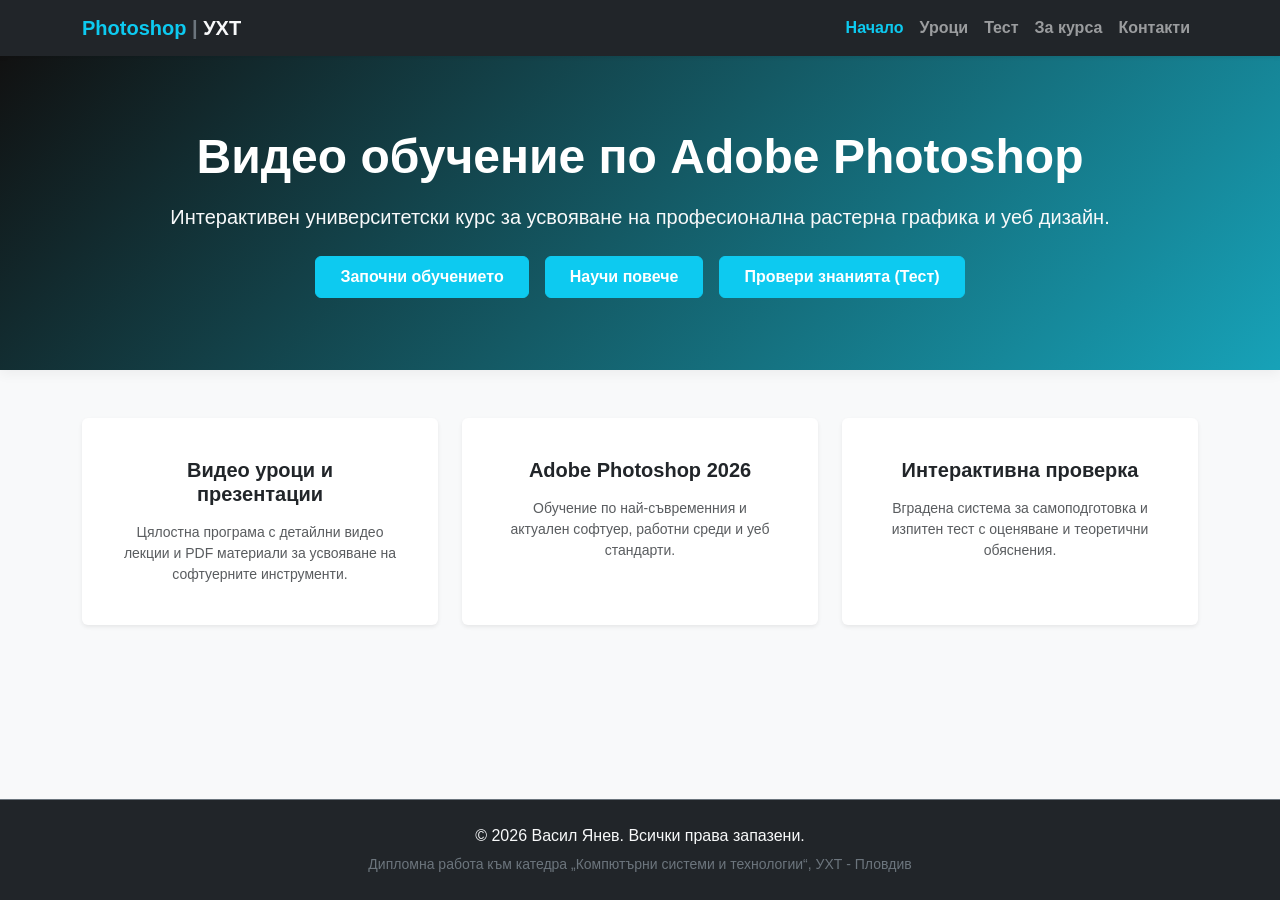
<file: index.html>
<!DOCTYPE html>
<html lang="bg">
<head>
    <meta charset="UTF-8">
    <meta name="viewport" content="width=device-width, initial-scale=1.0">
    <title>Видео обучение по Adobe Photoshop | УХТ</title>
    <link href="https://cdn.jsdelivr.net/npm/bootstrap@5.3.3/dist/css/bootstrap.min.css" rel="stylesheet">
    <link href="style.css" rel="stylesheet">
</head>
<body class="bg-light d-flex flex-column min-vh-100">

    <div id="navbar-placeholder"></div>

    <header class="text-white text-center py-5 custom-header" style="background: linear-gradient(135deg, #111 0%, #17a2b8 100%);">
        <div class="container py-4">
            <h1 class="display-5 fw-bold mb-3">Видео обучение по Adobe Photoshop</h1>
            <p class="lead text-light opacity-85 mb-4">Интерактивен университетски курс за усвояване на професионална растерна графика и уеб дизайн.</p>
            <div class="d-flex justify-content-center gap-3 flex-wrap">
                <a href="lessons.html" class="btn btn-info text-white fw-bold px-4 py-2">Започни обучението</a>
                <a href="about.html" class="btn btn-info text-white fw-bold px-4 py-2">Научи повече</a>
                <a href="quiz.html" class="btn btn-info text-white fw-bold px-4 py-2">Провери знанията (Тест)</a>
            </div>
        </div>
    </header>

    <main class="container my-5 flex-grow-1">
        <div class="row g-4 justify-content-center">
            <div class="col-md-4">
                <div class="card h-100 border-0 shadow-sm p-4 text-center">
                    <div class="card-body">
                        <h3 class="h5 fw-bold text-dark mb-3">Видео уроци и презентации</h3>
                        <p class="text-muted small mb-0">Цялостна програма с детайлни видео лекции и PDF материали за усвояване на софтуерните инструменти.</p>
                    </div>
                </div>
            </div>
            <div class="col-md-4">
                <div class="card h-100 border-0 shadow-sm p-4 text-center">
                    <div class="card-body">
                        <h3 class="h5 fw-bold text-dark mb-3">Adobe Photoshop 2026</h3>
                        <p class="text-muted small mb-0">Обучение по най-съвременния и актуален софтуер, работни среди и уеб стандарти.</p>
                    </div>
                </div>
            </div>
            <div class="col-md-4">
                <div class="card h-100 border-0 shadow-sm p-4 text-center">
                    <div class="card-body">
                        <h3 class="h5 fw-bold text-dark mb-3">Интерактивна проверка</h3>
                        <p class="text-muted small mb-0">Вградена система за самоподготовка и изпитен тест с оценяване и теоретични обяснения.</p>
                    </div>
                </div>
            </div>
        </div>
    </main>

    <div id="footer-placeholder"></div>

    <script src="https://cdn.jsdelivr.net/npm/bootstrap@5.3.3/dist/js/bootstrap.bundle.min.js"></script>
    <script src="components.js"></script>
</body>
</html>
</file>
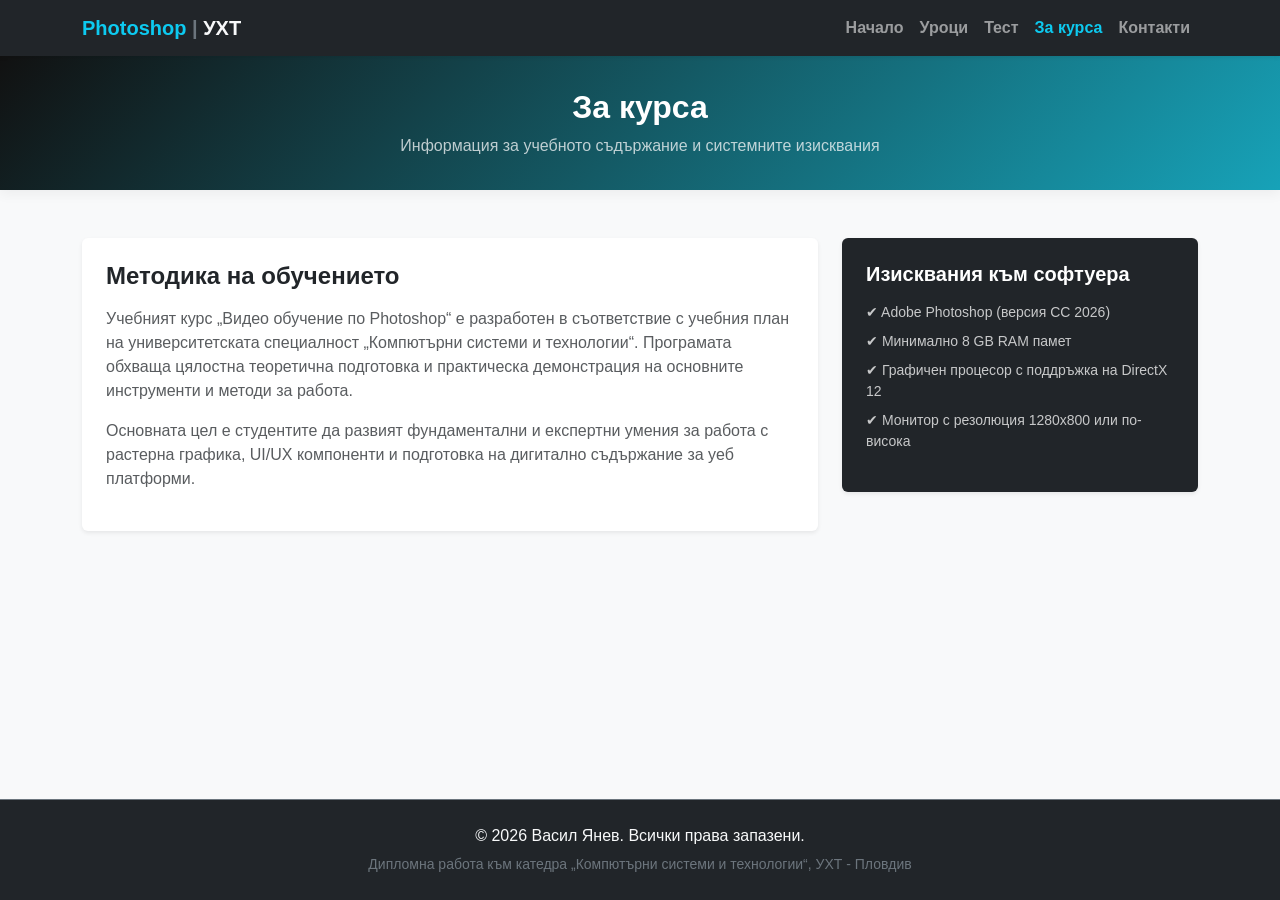
<file: about.html>
<!DOCTYPE html>
<html lang="bg">
<head>
    <meta charset="UTF-8">
    <meta name="viewport" content="width=device-width, initial-scale=1.0">
    <title>За курса | Видео обучение по Photoshop</title>
    <link href="https://cdn.jsdelivr.net/npm/bootstrap@5.3.3/dist/css/bootstrap.min.css" rel="stylesheet">
    <link href="style.css" rel="stylesheet">
</head>
<body class="bg-light d-flex flex-column min-vh-100">

    <div id="navbar-placeholder"></div>

    <header class="text-white text-center py-4 custom-header">
        <div class="container py-2">
            <h1 class="h2 fw-bold mb-2">За курса</h1>
            <p class="mb-0 text-light opacity-75">Информация за учебното съдържание и системните изисквания</p>
        </div>
    </header>

    <main class="container my-5 flex-grow-1">
        <div class="row g-4">
            <div class="col-md-8">
                <div class="card border-0 shadow-sm p-4 mb-4">
                    <h2 class="h4 fw-bold text-dark mb-3">Методика на обучението</h2>
                    <p class="text-muted">Учебният курс „Видео обучение по Photoshop“ е разработен в съответствие с учебния план на университетската специалност „Компютърни системи и технологии“. Програмата обхваща цялостна теоретична подготовка и практическа демонстрация на основните инструменти и методи за работа.</p>
                    <p class="text-muted">Основната цел е студентите да развият фундаментални и експертни умения за работа с растерна графика, UI/UX компоненти и подготовка на дигитално съдържание за уеб платформи.</p>
                </div>
            </div>
            <div class="col-md-4">
                <div class="card border-0 shadow-sm p-4 bg-dark text-white">
                    <h2 class="h5 fw-bold mb-3">Изисквания към софтуера</h2>
                    <ul class="list-unstyled small opacity-75">
                        <li class="mb-2">✔ Adobe Photoshop (версия CC 2026)</li>
                        <li class="mb-2">✔ Минимално 8 GB RAM памет</li>
                        <li class="mb-2">✔ Графичен процесор с поддръжка на DirectX 12</li>
                        <li>✔ Монитор с резолюция 1280x800 или по-висока</li>
                    </ul>
                </div>
            </div>
        </div>
    </main>

    <div id="footer-placeholder"></div>

    <script src="https://cdn.jsdelivr.net/npm/bootstrap@5.3.3/dist/js/bootstrap.bundle.min.js"></script>
    <script src="components.js"></script>
</body>
</html>
</file>
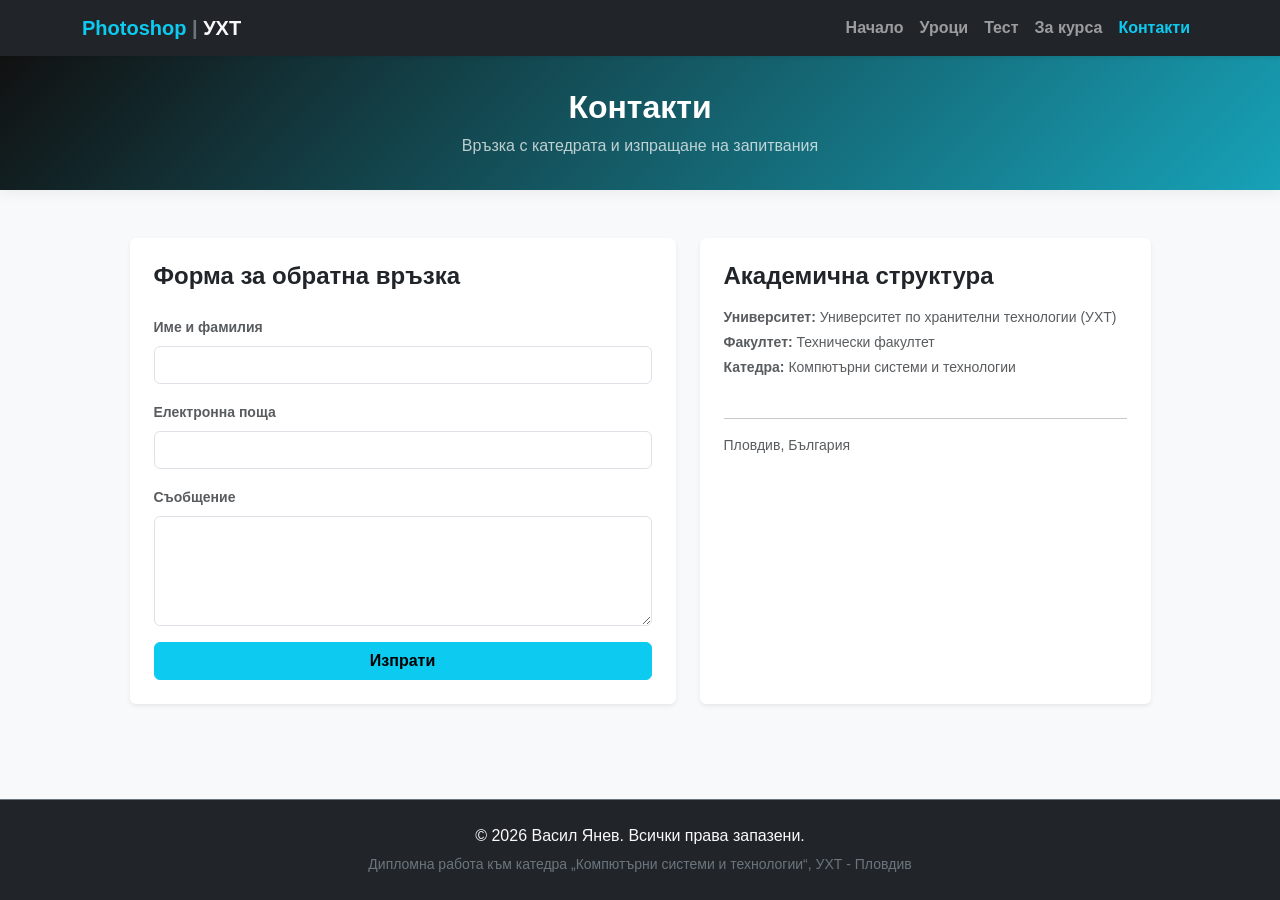
<file: contacts.html>
<!DOCTYPE html>
<html lang="bg">
<head>
    <meta charset="UTF-8">
    <meta name="viewport" content="width=device-width, initial-scale=1.0">
    <title>Контакти | Видео обучение по Photoshop</title>
    <link href="https://cdn.jsdelivr.net/npm/bootstrap@5.3.3/dist/css/bootstrap.min.css" rel="stylesheet">
    <link href="style.css" rel="stylesheet">
</head>
<body class="bg-light d-flex flex-column min-vh-100">

    <div id="navbar-placeholder"></div>

    <header class="text-white text-center py-4 custom-header">
        <div class="container py-2">
            <h1 class="h2 fw-bold mb-2">Контакти</h1>
            <p class="mb-0 text-light opacity-75">Връзка с катедрата и изпращане на запитвания</p>
        </div>
    </header>

    <main class="container my-5 flex-grow-1">
        <div class="row g-4 justify-content-center">
            <div class="col-md-6">
                <div class="card border-0 shadow-sm p-4">
                    <h2 class="h4 fw-bold text-dark mb-4">Форма за обратна връзка</h2>
                    <form action="#" method="POST">
                        <div class="mb-3">
                            <label for="name" class="form-label small fw-semibold text-muted">Име и фамилия</label>
                            <input type="text" class="form-control" id="name" required>
                        </div>
                        <div class="mb-3">
                            <label for="email" class="form-label small fw-semibold text-muted">Електронна поща</label>
                            <input type="email" class="form-control" id="email" required>
                        </div>
                        <div class="mb-3">
                            <label for="message" class="form-label small fw-semibold text-muted">Съобщение</label>
                            <textarea class="form-control" id="message" rows="4" required></textarea>
                        </div>
                        <button type="submit" class="btn btn-info w-100 fw-bold">Изпрати</button>
                    </form>
                </div>
            </div>
            <div class="col-md-5">
                <div class="card border-0 shadow-sm p-4 h-100">
                    <h2 class="h4 fw-bold text-dark mb-3">Академична структура</h2>
                    <p class="text-muted small mb-1"><strong>Университет:</strong> Университет по хранителни технологии (УХТ)</p>
                    <p class="text-muted small mb-1"><strong>Факултет:</strong> Технически факултет</p>
                    <p class="text-muted small mb-4"><strong>Катедра:</strong> Компютърни системи и технологии</p>
                    <hr>
                    <p class="text-muted small mb-0">Пловдив, България</p>
                </div>
            </div>
        </div>
    </main>

    <div id="footer-placeholder"></div>

    <script src="https://cdn.jsdelivr.net/npm/bootstrap@5.3.3/dist/js/bootstrap.bundle.min.js"></script>
    <script src="components.js"></script>
</body>
</html>
</file>
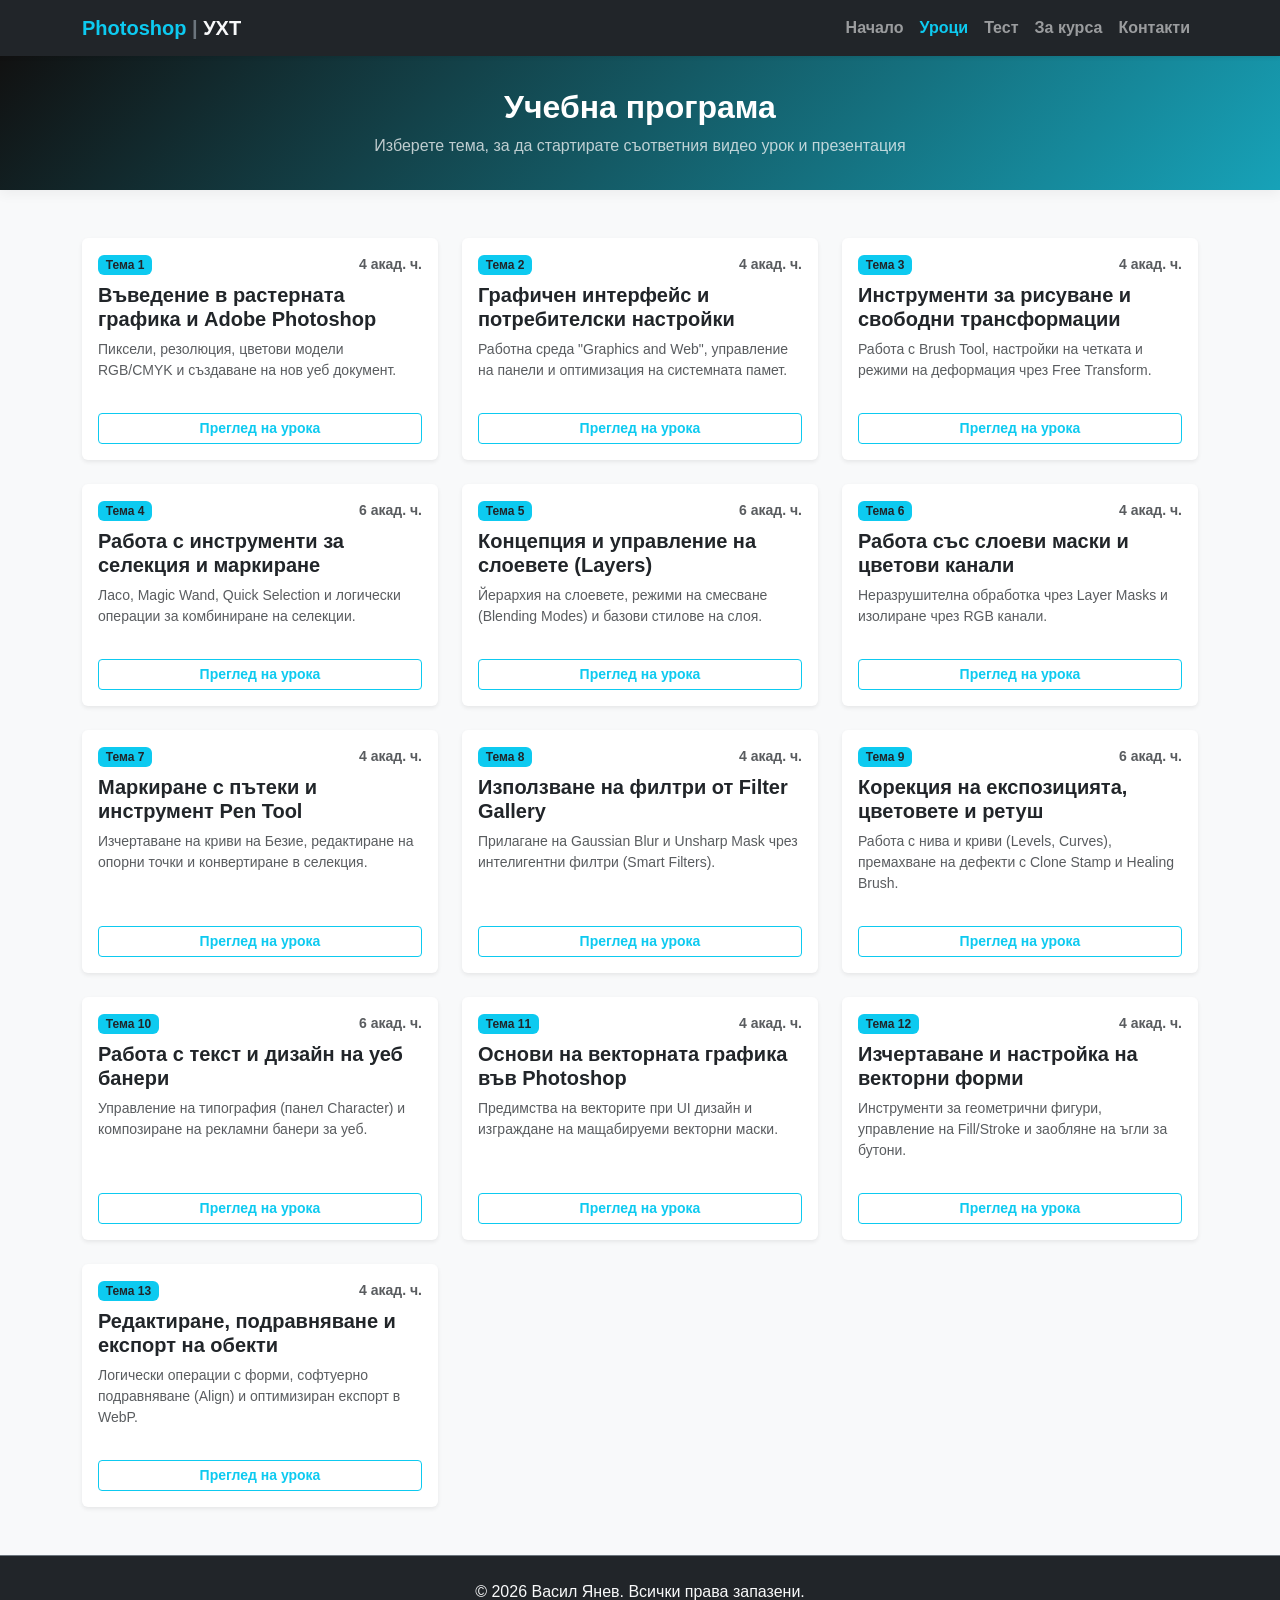
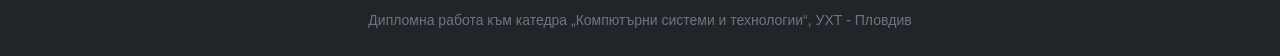
<file: lessons.html>
<!DOCTYPE html>
<html lang="bg">
<head>
    <meta charset="UTF-8">
    <meta name="viewport" content="width=device-width, initial-scale=1.0">
    <title>Уроци | Видео обучение по Photoshop</title>
    <link href="https://cdn.jsdelivr.net/npm/bootstrap@5.3.3/dist/css/bootstrap.min.css" rel="stylesheet">
    <link href="style.css" rel="stylesheet">
</head>
<body class="bg-light d-flex flex-column min-vh-100">

    <header class="text-white text-center py-4 custom-header">
        <div class="container py-2">
            <h1 class="h2 fw-bold mb-2">Учебна програма</h1>
            <p class="mb-0 text-light opacity-75">Изберете тема, за да стартирате съответния видео урок и презентация</p>
        </div>
    </header>

    <main class="container my-5 flex-grow-1">
        <div class="row row-cols-1 row-cols-md-2 row-cols-lg-3 g-4">
            
            <div class="col">
                <div class="card h-100 border-0 shadow-sm transition-card">
                    <div class="card-body d-flex flex-column">
                        <div class="d-flex justify-content-between align-items-center mb-2">
                            <span class="badge bg-info text-dark fw-bold">Тема 1</span>
                            <small class="text-muted fw-semibold">4 акад. ч.</small>
                        </div>
                        <h5 class="card-title fw-bold text-dark">Въведение в растерната графика и Adobe Photoshop</h5>
                        <p class="card-text text-muted small flex-grow-1">Пиксели, резолюция, цветови модели RGB/CMYK и създаване на нов уеб документ.</p>
                        <a href="lesson-view.html?id=1" class="btn btn-outline-info btn-sm fw-bold mt-3">Преглед на урока</a>
                    </div>
                </div>
            </div>

            <div class="col">
                <div class="card h-100 border-0 shadow-sm transition-card">
                    <div class="card-body d-flex flex-column">
                        <div class="d-flex justify-content-between align-items-center mb-2">
                            <span class="badge bg-info text-dark fw-bold">Тема 2</span>
                            <small class="text-muted fw-semibold">4 акад. ч.</small>
                        </div>
                        <h5 class="card-title fw-bold text-dark">Графичен интерфейс и потребителски настройки</h5>
                        <p class="card-text text-muted small flex-grow-1">Работна среда "Graphics and Web", управление на панели и оптимизация на системната памет.</p>
                        <a href="lesson-view.html?id=2" class="btn btn-outline-info btn-sm fw-bold mt-3">Преглед на урока</a>
                    </div>
                </div>
            </div>

            <div class="col">
                <div class="card h-100 border-0 shadow-sm transition-card">
                    <div class="card-body d-flex flex-column">
                        <div class="d-flex justify-content-between align-items-center mb-2">
                            <span class="badge bg-info text-dark fw-bold">Тема 3</span>
                            <small class="text-muted fw-semibold">4 акад. ч.</small>
                        </div>
                        <h5 class="card-title fw-bold text-dark">Инструменти за рисуване и свободни трансформации</h5>
                        <p class="card-text text-muted small flex-grow-1">Работа с Brush Tool, настройки на четката и режими на деформация чрез Free Transform.</p>
                        <a href="lesson-view.html?id=3" class="btn btn-outline-info btn-sm fw-bold mt-3">Преглед на урока</a>
                    </div>
                </div>
            </div>

            <div class="col">
                <div class="card h-100 border-0 shadow-sm transition-card">
                    <div class="card-body d-flex flex-column">
                        <div class="d-flex justify-content-between align-items-center mb-2">
                            <span class="badge bg-info text-dark fw-bold">Тема 4</span>
                            <small class="text-muted fw-semibold">6 акад. ч.</small>
                        </div>
                        <h5 class="card-title fw-bold text-dark">Работа с инструменти за селекция и маркиране</h5>
                        <p class="card-text text-muted small flex-grow-1">Ласо, Magic Wand, Quick Selection и логически операции за комбиниране на селекции.</p>
                        <a href="lesson-view.html?id=4" class="btn btn-outline-info btn-sm fw-bold mt-3">Преглед на урока</a>
                    </div>
                </div>
            </div>

            <div class="col">
                <div class="card h-100 border-0 shadow-sm transition-card">
                    <div class="card-body d-flex flex-column">
                        <div class="d-flex justify-content-between align-items-center mb-2">
                            <span class="badge bg-info text-dark fw-bold">Тема 5</span>
                            <small class="text-muted fw-semibold">6 акад. ч.</small>
                        </div>
                        <h5 class="card-title fw-bold text-dark">Концепция и управление на слоевете (Layers)</h5>
                        <p class="card-text text-muted small flex-grow-1">Йерархия на слоевете, режими на смесване (Blending Modes) и базови стилове на слоя.</p>
                        <a href="lesson-view.html?id=5" class="btn btn-outline-info btn-sm fw-bold mt-3">Преглед на урока</a>
                    </div>
                </div>
            </div>

            <div class="col">
                <div class="card h-100 border-0 shadow-sm transition-card">
                    <div class="card-body d-flex flex-column">
                        <div class="d-flex justify-content-between align-items-center mb-2">
                            <span class="badge bg-info text-dark fw-bold">Тема 6</span>
                            <small class="text-muted fw-semibold">4 акад. ч.</small>
                        </div>
                        <h5 class="card-title fw-bold text-dark">Работа със слоеви маски и цветови канали</h5>
                        <p class="card-text text-muted small flex-grow-1">Неразрушителна обработка чрез Layer Masks и изолиране чрез RGB канали.</p>
                        <a href="lesson-view.html?id=6" class="btn btn-outline-info btn-sm fw-bold mt-3">Преглед на урока</a>
                    </div>
                </div>
            </div>

            <div class="col">
                <div class="card h-100 border-0 shadow-sm transition-card">
                    <div class="card-body d-flex flex-column">
                        <div class="d-flex justify-content-between align-items-center mb-2">
                            <span class="badge bg-info text-dark fw-bold">Тема 7</span>
                            <small class="text-muted fw-semibold">4 акад. ч.</small>
                        </div>
                        <h5 class="card-title fw-bold text-dark">Маркиране с пътеки и инструмент Pen Tool</h5>
                        <p class="card-text text-muted small flex-grow-1">Изчертаване на криви на Безие, редактиране на опорни точки и конвертиране в селекция.</p>
                        <a href="lesson-view.html?id=7" class="btn btn-outline-info btn-sm fw-bold mt-3">Преглед на урока</a>
                    </div>
                </div>
            </div>

            <div class="col">
                <div class="card h-100 border-0 shadow-sm transition-card">
                    <div class="card-body d-flex flex-column">
                        <div class="d-flex justify-content-between align-items-center mb-2">
                            <span class="badge bg-info text-dark fw-bold">Тема 8</span>
                            <small class="text-muted fw-semibold">4 акад. ч.</small>
                        </div>
                        <h5 class="card-title fw-bold text-dark">Използване на филтри от Filter Gallery</h5>
                        <p class="card-text text-muted small flex-grow-1">Прилагане на Gaussian Blur и Unsharp Mask чрез интелигентни филтри (Smart Filters).</p>
                        <a href="lesson-view.html?id=8" class="btn btn-outline-info btn-sm fw-bold mt-3">Преглед на урока</a>
                    </div>
                </div>
            </div>

            <div class="col">
                <div class="card h-100 border-0 shadow-sm transition-card">
                    <div class="card-body d-flex flex-column">
                        <div class="d-flex justify-content-between align-items-center mb-2">
                            <span class="badge bg-info text-dark fw-bold">Тема 9</span>
                            <small class="text-muted fw-semibold">6 акад. ч.</small>
                        </div>
                        <h5 class="card-title fw-bold text-dark">Корекция на експозицията, цветовете и ретуш</h5>
                        <p class="card-text text-muted small flex-grow-1">Работа с нива и криви (Levels, Curves), премахване на дефекти с Clone Stamp и Healing Brush.</p>
                        <a href="lesson-view.html?id=9" class="btn btn-outline-info btn-sm fw-bold mt-3">Преглед на урока</a>
                    </div>
                </div>
            </div>

            <div class="col">
                <div class="card h-100 border-0 shadow-sm transition-card">
                    <div class="card-body d-flex flex-column">
                        <div class="d-flex justify-content-between align-items-center mb-2">
                            <span class="badge bg-info text-dark fw-bold">Тема 10</span>
                            <small class="text-muted fw-semibold">6 акад. ч.</small>
                        </div>
                        <h5 class="card-title fw-bold text-dark">Работа с текст и дизайн на уеб банери</h5>
                        <p class="card-text text-muted small flex-grow-1">Управление на типография (панел Character) и композиране на рекламни банери за уеб.</p>
                        <a href="lesson-view.html?id=10" class="btn btn-outline-info btn-sm fw-bold mt-3">Преглед на урока</a>
                    </div>
                </div>
            </div>

            <div class="col">
                <div class="card h-100 border-0 shadow-sm transition-card">
                    <div class="card-body d-flex flex-column">
                        <div class="d-flex justify-content-between align-items-center mb-2">
                            <span class="badge bg-info text-dark fw-bold">Тема 11</span>
                            <small class="text-muted fw-semibold">4 акад. ч.</small>
                        </div>
                        <h5 class="card-title fw-bold text-dark">Основи на векторната графика във Photoshop</h5>
                        <p class="card-text text-muted small flex-grow-1">Предимства на векторите при UI дизайн и изграждане на мащабируеми векторни маски.</p>
                        <a href="lesson-view.html?id=11" class="btn btn-outline-info btn-sm fw-bold mt-3">Преглед на урока</a>
                    </div>
                </div>
            </div>

            <div class="col">
                <div class="card h-100 border-0 shadow-sm transition-card">
                    <div class="card-body d-flex flex-column">
                        <div class="d-flex justify-content-between align-items-center mb-2">
                            <span class="badge bg-info text-dark fw-bold">Тема 12</span>
                            <small class="text-muted fw-semibold">4 акад. ч.</small>
                        </div>
                        <h5 class="card-title fw-bold text-dark">Изчертаване и настройка на векторни форми</h5>
                        <p class="card-text text-muted small flex-grow-1">Инструменти за геометрични фигури, управление на Fill/Stroke и заобляне на ъгли за бутони.</p>
                        <a href="lesson-view.html?id=12" class="btn btn-outline-info btn-sm fw-bold mt-3">Преглед на урока</a>
                    </div>
                </div>
            </div>

            <div class="col">
                <div class="card h-100 border-0 shadow-sm transition-card">
                    <div class="card-body d-flex flex-column">
                        <div class="d-flex justify-content-between align-items-center mb-2">
                            <span class="badge bg-info text-dark fw-bold">Тема 13</span>
                            <small class="text-muted fw-semibold">4 акад. ч.</small>
                        </div>
                        <h5 class="card-title fw-bold text-dark">Редактиране, подравняване и експорт на обекти</h5>
                        <p class="card-text text-muted small flex-grow-1">Логически операции с форми, софтуерно подравняване (Align) и оптимизиран експорт в WebP.</p>
                        <a href="lesson-view.html?id=13" class="btn btn-outline-info btn-sm fw-bold mt-3">Преглед на урока</a>
                    </div>
                </div>
            </div>

        </div>
    </main>

    <script src="https://cdn.jsdelivr.net/npm/bootstrap@5.3.3/dist/js/bootstrap.bundle.min.js"></script>
    <script src="components.js?v=1"></script>
</body>
</html>
</file>
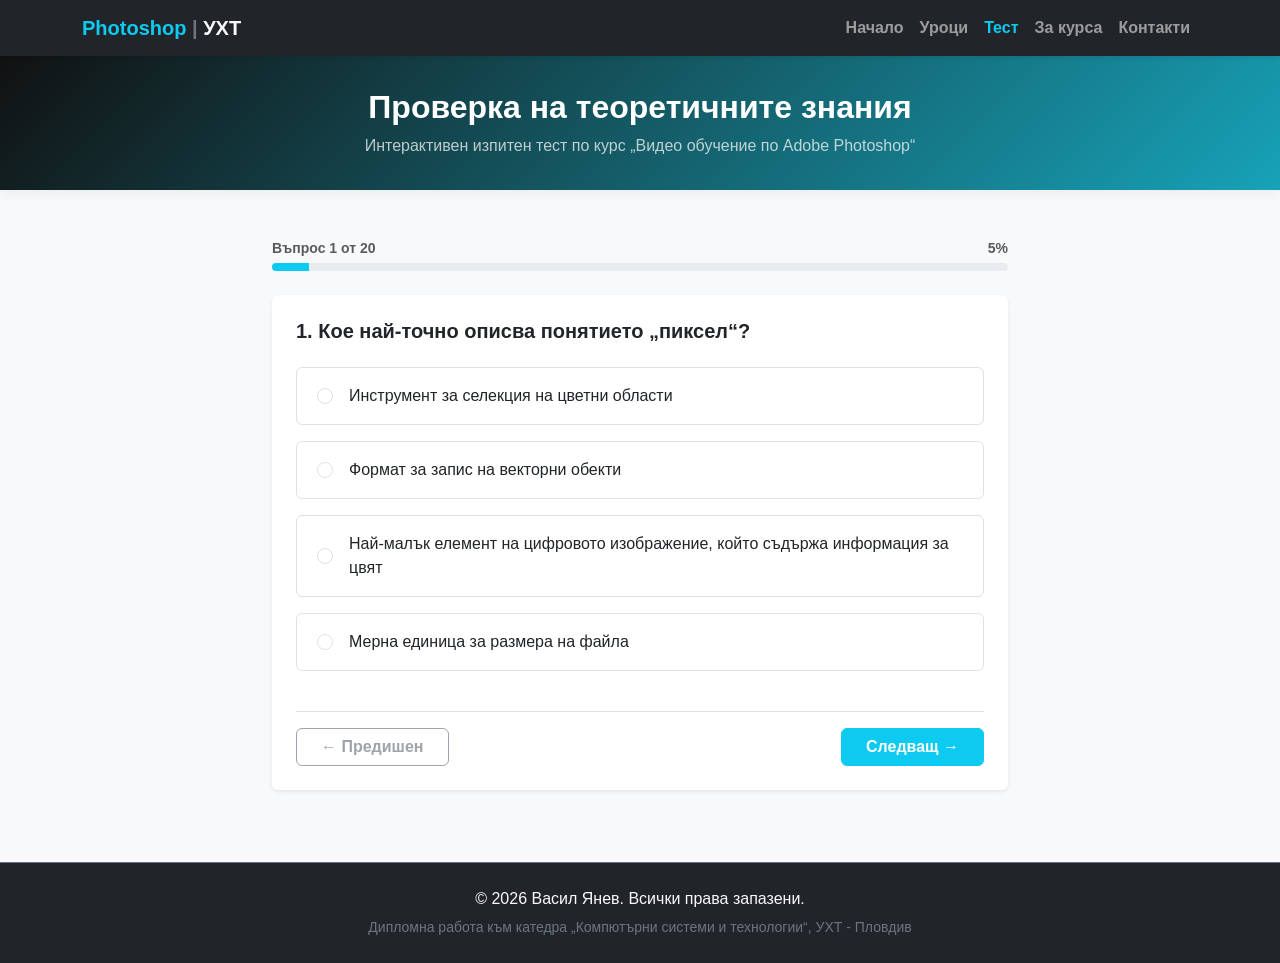
<file: quiz.html>
<!DOCTYPE html>
<html lang="bg">
<head>
    <meta charset="UTF-8">
    <meta name="viewport" content="width=device-width, initial-scale=1.0">
    <title>Тест и проверка на знанията | Видео обучение по Photoshop</title>
    <link href="https://cdn.jsdelivr.net/npm/bootstrap@5.3.3/dist/css/bootstrap.min.css" rel="stylesheet">
    <link href="style.css" rel="stylesheet">
    <style>
        .option-box {
            cursor: pointer;
            transition: all 0.2s ease-in-out;
        }
        .option-box:hover {
            border-color: #17a2b8 !important;
            background-color: #f8f9fa !important;
        }
    </style>
</head>
<body class="bg-light d-flex flex-column min-vh-100">

    <div id="navbar-placeholder"></div>

    <header class="text-white text-center py-4 custom-header" style="background: linear-gradient(135deg, #111 0%, #17a2b8 100%);">
        <div class="container py-2">
            <h1 class="h2 fw-bold mb-2">Проверка на теоретичните знания</h1>
            <p class="mb-0 text-light opacity-75">Интерактивен изпитен тест по курс „Видео обучение по Adobe Photoshop“</p>
        </div>
    </header>

    <main class="container my-5 flex-grow-1">
        <div class="row justify-content-center">
            <div class="col-lg-8">
                
                <div id="progressContainer" class="mb-4">
                    <div class="d-flex justify-content-between text-muted small fw-semibold mb-1">
                        <span id="progressText">Въпрос 1 от 20</span>
                        <span id="progressPercent">5%</span>
                    </div>
                    <div class="progress" style="height: 8px;">
                        <div id="progressBar" class="progress-bar bg-info" role="progressbar" style="width: 5%;" aria-valuenow="5" aria-valuemin="0" aria-valuemax="100"></div>
                    </div>
                </div>

                <div class="card border-0 shadow-sm p-4 mb-4" id="quizCard">
                    <div id="questionContainer">
                    </div>

                    <div class="d-flex justify-content-between mt-4 pt-3 border-top">
                        <button type="button" id="prevBtn" class="btn btn-outline-secondary fw-bold px-4" disabled>← Предишен</button>
                        <button type="button" id="nextBtn" class="btn btn-info fw-bold px-4 text-white">Следващ →</button>
                    </div>
                </div>

                <div id="resultContainer" class="card border-0 shadow-sm p-4 mb-4 d-none">
                    <div class="text-center mb-4">
                        <h2 class="h3 fw-bold text-dark mb-3">Резултати от изпитния тест</h2>
                        <div class="display-4 fw-bold text-info mb-2" id="scoreDisplay">0 / 20</div>
                        <p class="fs-5 mb-1">Успех: <span id="percentageDisplay" class="fw-bold">0%</span></p>
                        <p class="fs-4 fw-bold mt-3">Оценка по скалата: <span id="gradeDisplay" class="badge bg-success fs-3 px-4 py-2">Отличен (6)</span></p>
                    </div>

                    <hr class="my-4">

                    <h4 class="fw-bold text-dark mb-3">Преглед на отговорите и обяснения:</h4>
                    <div id="reviewContainer">
                    </div>

                    <div class="text-center mt-4">
                        <button type="button" id="restartBtn" class="btn btn-dark fw-bold px-5 py-2">Направи теста отново</button>
                    </div>
                </div>

            </div>
        </div>
    </main>

    <div id="footer-placeholder"></div>

    <script src="https://cdn.jsdelivr.net/npm/bootstrap@5.3.3/dist/js/bootstrap.bundle.min.js"></script>
    <script src="components.js"></script>

    <script>
        const quizData = [
            {
                question: "1. Кое най-точно описва понятието „пиксел“?",
                options: [
                    "Инструмент за селекция на цветни области",
                    "Формат за запис на векторни обекти",
                    "Най-малък елемент на цифровото изображение, който съдържа информация за цвят",
                    "Мерна единица за размера на файла"
                ],
                correct: 2,
                explanation: "Пикселът е най-малката квантова единица на цифровото растерно изображение, носеща информация за цвят и интензитет."
            },
            {
                question: "2. Кой цветови модел е адитивен и се използва за визуализация върху екрани?",
                options: [
                    "RGB",
                    "CMYK",
                    "Grayscale",
                    "Bitmap"
                ],
                correct: 0,
                explanation: "RGB (Red, Green, Blue) е адитивен модел, базиран на излъчване на светлина, използван стандартно за екрани и дигитална среда."
            },
            {
                question: "3. Коя клавишна комбинация активира Free Transform в Photoshop за Windows?",
                options: [
                    "Ctrl + R",
                    "Ctrl + K",
                    "Ctrl + G",
                    "Ctrl + T"
                ],
                correct: 3,
                explanation: "Клавишната комбинация Ctrl + T извиква рамката за свободни трансформации, мащабиране и завъртане на обекти."
            },
            {
                question: "4. Кой е стандартният клавишен достъп до Brush Tool?",
                options: [
                    "P",
                    "B",
                    "T",
                    "X"
                ],
                correct: 1,
                explanation: "Клавишът B избира инструмента за растерно рисуване Brush Tool."
            },
            {
                question: "5. Какво показва характерната „маршируваща“ пунктирна линия около дадена област?",
                options: [
                    "Заключен слой",
                    "Активен работен диск",
                    "Граница на активната селекция",
                    "Векторна маска"
                ],
                correct: 2,
                explanation: "Движещата се пунктирна линия (т.нар. marching ants) визуализира границите на активната растерна селекция."
            },
            {
                question: "6. Какво е основното предимство на векторната графика спрямо растерната?",
                options: [
                    "Мащабиране без загуба на качество",
                    "Винаги по-малък размер на файла",
                    "По-добро представяне на фотографски изображения",
                    "По-висока PPI стойност"
                ],
                correct: 0,
                explanation: "Векторните обекти се основават на математически криви на Безие, което позволява безкрайно мащабиране без назъбване и загуба на качество."
            },
            {
                question: "7. За какво служи Magic Wand Tool?",
                options: [
                    "За рисуване на свободен контур",
                    "За автоматично премахване на дефекти",
                    "За изграждане на векторни пътеки",
                    "За селектиране на области според сходството на цветовете"
                ],
                correct: 3,
                explanation: "Magic Wand Tool избира съседни пиксели автоматично въз основа на зададен праг на цвят и яркост (Tolerance)."
            },
            {
                question: "8. Какво прави параметърът Feather при работа със селекция?",
                options: [
                    "Омекотява ръба на селекцията чрез плавен преход към околните пиксели",
                    "Увеличава физически размера на селекцията с фиксиран брой пиксели",
                    "Инвертира селекцията",
                    "Изтрива пикселите извън селекцията"
                ],
                correct: 0,
                explanation: "Feather създава градиентно размиване и плавно заглаждане на ръбовете на селекцията."
            },
            {
                question: "9. Коя клавишна комбинация инвертира текущата селекция?",
                options: [
                    "Ctrl + Alt + I",
                    "Ctrl + I",
                    "Ctrl + Shift + I",
                    "Shift + I"
                ],
                correct: 2,
                explanation: "Ctrl + Shift + I (Select Inverse) маркира цялата област извън досегашната селекция."
            },
            {
                question: "10. Каква е разликата между Opacity и Fill в панела Layers?",
                options: [
                    "Opacity управлява видимостта на целия слой, включително приложените Layer Styles, докато Fill засяга запълването на слоя",
                    "Fill управлява прозрачността на целия документ, а Opacity — само на текста",
                    "Двата параметъра са напълно идентични",
                    "Opacity работи само с векторни обекти"
                ],
                correct: 0,
                explanation: "Opacity контролира прозрачността на целия обект заедно със стиловете (сенки, контури), докато Fill засяга само пикселите/формата, без да променя ефектите."
            },
            {
                question: "11. Каква е основната логика на Layer Mask?",
                options: [
                    "Черното показва съдържанието, а бялото го скрива",
                    "Бялото показва съдържанието, черното го скрива, а сивото позволява частична видимост",
                    "Маската работи само с RGB цветове",
                    "Прилагането на маска изтрива перманентно пикселите"
                ],
                correct: 1,
                explanation: "При слоевите маски бялото изцяло разкрива слоя, черното го маскира (скрива), а сивото създава полупрозрачност."
            },
            {
                question: "12. Какво означават режимите Path, Shape и Pixels при Pen Tool?",
                options: [
                    "И трите режима създават само векторни обекти",
                    "Path създава пътека, Shape създава векторна форма, а Pixels създава растеризиран резултат",
                    "Path създава растерно изображение, а Pixels — векторна форма",
                    "Shape и Pixels са напълно идентични режими"
                ],
                correct: 1,
                explanation: "В режим Path се чертае чист контур, в режим Shape се генерира векторен слой със запълване, а в режим Pixels се рисува директно с растерни пиксели."
            },
            {
                question: "13. Каква е основната разлика между Point Type и Paragraph Type?",
                options: [
                    "Point Type не използва граница за автоматично пренасяне на текста, а Paragraph Type използва текстова област с определени граници",
                    "Point Type може да се използва само за заглавия",
                    "Paragraph Type не позволява промяна на шрифта",
                    "Двата типа текст са идентични"
                ],
                correct: 0,
                explanation: "Point Type създава свободен текстов ред, докато Paragraph Type оформя блок с фиксирани граници и автоматично пренасяне на думите на нов ред."
            },
            {
                question: "14. Кой параметър в Character panel управлява вертикалното разстояние между редовете текст?",
                options: [
                    "Tracking",
                    "Kerning",
                    "Leading",
                    "Baseline"
                ],
                correct: 2,
                explanation: "Интерлиняжът (Leading) определя вертикалното разстояние между основните линии на съседните редове текст."
            },
            {
                question: "15. Каква е основната цел на Adjustment Layers?",
                options: [
                    "Да превръщат растерните изображения във векторни",
                    "Да прилагат цветови и тонални корекции без директно и перманентно променяне на оригиналните пиксели",
                    "Да заключват автоматично всички слоеве",
                    "Да намаляват размера на файла"
                ],
                correct: 1,
                explanation: "Коригиращите слоеве (Adjustment Layers) осигуряват неразрушителна (non-destructive) корекция на светлината и цветовете."
            },
            {
                question: "16. Какво е основното предимство на прилагането на филтър върху Smart Object като Smart Filter?",
                options: [
                    "Филтърът автоматично превръща изображението във вектор",
                    "Размерът на документа се намалява значително",
                    "Филтърът може да бъде редактиран или премахнат по неразрушителен начин",
                    "Photoshop изтрива оригиналния слой и създава нов файл"
                ],
                correct: 2,
                explanation: "Smart Filters се прилагат недеструктивно върху капсулирани интелигентни обекти, позволявайки промяна на настройките им по всяко време."
            },
            {
                question: "17. Кое твърдение правилно различава Spot Healing Brush, Healing Brush и Clone Stamp Tool?",
                options: [
                    "Spot Healing използва автоматично вземане на sample, Healing Brush използва зададен source и смесва резултата, а Clone Stamp копира пиксели от избран source",
                    "И трите инструмента работят единствено с векторни обекти",
                    "Clone Stamp променя само цветове и не копира пиксели",
                    "Healing Brush и Clone Stamp са напълно идентични"
                ],
                correct: 0,
                explanation: "Spot Healing работи автоматично без източник, Healing Brush изисква източник с Alt и смесва текстурата с околната среда, а Clone Stamp копира пикселите 1:1."
            },
            {
                question: "18. Каква е основната разлика между Levels и Curves?",
                options: [
                    "Levels работи само с RGB изображения, а Curves — само с CMYK",
                    "Levels се използва само за векторни обекти",
                    "Levels позволява корекция на сенки, средни тонове и светли области, докато Curves дава по-прецизен контрол чрез тонална крива и множество точки",
                    "Двата инструмента изпълняват абсолютно еднаква функция"
                ],
                correct: 2,
                explanation: "Curves осигурява пълен и изключително прецизен контрол върху тоновия диапазон чрез интерактивна крива с неограничен брой контролни точки."
            },
            {
                question: "19. Каква е основната разлика между Path Selection Tool и Direct Selection Tool?",
                options: [
                    "Path Selection Tool може да избира и премества цели path компоненти, докато Direct Selection Tool позволява работа с отделни сегменти и опорни точки",
                    "Path Selection Tool работи само с растерни изображения",
                    "Direct Selection Tool служи само за изтриване на paths",
                    "Двата инструмента са напълно еднакви"
                ],
                correct: 0,
                explanation: "Черната стрелка (Path Selection) премества цели форми/пътеки, докато бялата стрелка (Direct Selection) селектира и редактира индивидуални опорни точки и контролни вектори."
            },
            {
                question: "20. Какво прави операцията Exclude Overlapping Shape Areas при комбиниране на векторни форми?",
                options: [
                    "Обединява всички области на формите",
                    "Премахва само долната форма",
                    "Запазва единствено областта на пресичане",
                    "Изключва областта, в която формите се припокриват"
                ],
                correct: 3,
                explanation: "Логическата операция Exclude изрязва и скрива зоната на застъпване между припокриващите се векторни форми."
            }
        ];

        let currentQuestion = 0;
        let userAnswers = new Array(quizData.length).fill(null);

        const questionContainer = document.getElementById('questionContainer');
        const prevBtn = document.getElementById('prevBtn');
        const nextBtn = document.getElementById('nextBtn');
        const progressBar = document.getElementById('progressBar');
        const progressText = document.getElementById('progressText');
        const progressPercent = document.getElementById('progressPercent');
        const quizCard = document.getElementById('quizCard');
        const resultContainer = document.getElementById('resultContainer');

        function renderQuestion() {
            const q = quizData[currentQuestion];
            const progress = ((currentQuestion + 1) / quizData.length) * 100;
            
            progressBar.style.width = `${progress}%`;
            progressBar.setAttribute('aria-valuenow', progress);
            progressText.innerText = `Въпрос ${currentQuestion + 1} от ${quizData.length}`;
            progressPercent.innerText = `${Math.round(progress)}%`;

            let optionsHtml = '';
            q.options.forEach((opt, index) => {
                const isChecked = userAnswers[currentQuestion] === index;
                optionsHtml += `
                    <label class="form-check d-flex align-items-center mb-3 p-3 border rounded-2 option-box ${isChecked ? 'bg-info bg-opacity-10 border-info' : 'bg-white'}" for="opt${index}">
                        <input class="form-check-input ms-1 me-3 mt-0" type="radio" name="questionOption" id="opt${index}" value="${index}" ${isChecked ? 'checked' : ''}>
                        <span class="fw-medium text-dark w-100">${opt}</span>
                    </label>
                `;
            });

            questionContainer.innerHTML = `
                <h3 class="h5 fw-bold text-dark mb-4">${q.question}</h3>
                <div class="options-list">
                    ${optionsHtml}
                </div>
            `;

            document.querySelectorAll('input[name="questionOption"]').forEach(input => {
                input.addEventListener('change', (e) => {
                    userAnswers[currentQuestion] = parseInt(e.target.value);
                    document.querySelectorAll('.option-box').forEach(box => {
                        box.classList.remove('bg-info', 'bg-opacity-10', 'border-info');
                        box.classList.add('bg-white');
                    });
                    e.target.closest('.option-box').classList.remove('bg-white');
                    e.target.closest('.option-box').classList.add('bg-info', 'bg-opacity-10', 'border-info');
                });
            });

            prevBtn.disabled = currentQuestion === 0;
            if (currentQuestion === quizData.length - 1) {
                nextBtn.innerText = "Предай теста и виж резултат";
                nextBtn.className = "btn btn-success fw-bold px-4 text-white";
            } else {
                nextBtn.innerText = "Следващ →";
                nextBtn.className = "btn btn-info fw-bold px-4 text-white";
            }
        }

        nextBtn.addEventListener('click', () => {
            if (userAnswers[currentQuestion] === null) {
                alert("Моля, изберете отговор преди да продължите!");
                return;
            }

            if (currentQuestion < quizData.length - 1) {
                currentQuestion++;
                renderQuestion();
            } else {
                showResults();
            }
        });

        prevBtn.addEventListener('click', () => {
            if (currentQuestion > 0) {
                currentQuestion--;
                renderQuestion();
            }
        });

        function calculateGrade(percentage) {
            if (percentage < 50) return { gradeText: "Слаб (2)", badgeClass: "bg-danger" };
            if (percentage < 70) return { gradeText: "Среден (3)", badgeClass: "bg-warning text-dark" };
            if (percentage < 80) return { gradeText: "Добър (4)", badgeClass: "bg-info text-dark" };
            if (percentage < 90) return { gradeText: "Мн. добър (5)", badgeClass: "bg-primary" };
            return { gradeText: "Отличен (6)", badgeClass: "bg-success" };
        }

        function showResults() {
            quizCard.classList.add('d-none');
            document.getElementById('progressContainer').classList.add('d-none');
            resultContainer.classList.remove('d-none');

            let score = 0;
            quizData.forEach((q, index) => {
                if (userAnswers[index] === q.correct) {
                    score++;
                }
            });

            const percentage = Math.round((score / quizData.length) * 100);
            const evaluation = calculateGrade(percentage);

            document.getElementById('scoreDisplay').innerText = `${score} / ${quizData.length}`;
            document.getElementById('percentageDisplay').innerText = `${percentage}%`;
            
            const gradeBadge = document.getElementById('gradeDisplay');
            gradeBadge.innerText = evaluation.gradeText;
            gradeBadge.className = `badge fs-3 px-4 py-2 ${evaluation.badgeClass}`;

            let reviewHtml = '';
            quizData.forEach((q, index) => {
                const userAns = userAnswers[index];
                const isCorrect = userAns === q.correct;
                const userAnsText = userAns !== null ? q.options[userAns] : "Няма отговор";
                const correctAnsText = q.options[q.correct];

                reviewHtml += `
                    <div class="card border-0 shadow-sm p-3 mb-3 ${isCorrect ? 'border-start border-success border-4' : 'border-start border-danger border-4'}">
                        <p class="fw-bold text-dark mb-2">${q.question}</p>
                        <p class="mb-1 small"><strong>Вашият отговор:</strong> <span class="${isCorrect ? 'text-success fw-bold' : 'text-danger fw-bold'}">${userAnsText}</span></p>
                        ${!isCorrect ? `<p class="mb-1 small"><strong>Верен отговор:</strong> <span class="text-success fw-bold">${correctAnsText}</span></p>` : ''}
                        <div class="mt-2 p-2 bg-light rounded small text-muted border-start border-info border-2">
                            <strong>Теоретично обяснение:</strong> ${q.explanation}
                        </div>
                    </div>
                `;
            });

            document.getElementById('reviewContainer').innerHTML = reviewHtml;
            window.scrollTo({ top: 0, behavior: 'smooth' });
        }

        document.getElementById('restartBtn').addEventListener('click', () => {
            currentQuestion = 0;
            userAnswers.fill(null);
            resultContainer.classList.add('d-none');
            quizCard.classList.remove('d-none');
            document.getElementById('progressContainer').classList.remove('d-none');
            renderQuestion();
            window.scrollTo({ top: 0, behavior: 'smooth' });
        });

        renderQuestion();
    </script>
</body>
</html>
</file>
<file: style.css>
body {
    font-family: 'Segoe UI', Tahoma, Geneva, Verdana, sans-serif;
    -webkit-font-smoothing: antialiased;
}

.custom-header {
    background: linear-gradient(135deg, #111 0%, #17a2b8 100%);
    box-shadow: 0 0.25rem 0.75rem rgba(0, 0, 0, 0.05);
}

.transition-card {
    transition: transform 0.25s ease, box-shadow 0.25s ease;
}

.transition-card:hover {
    transform: translateY(-5px);
    box-shadow: 0 0.5rem 1.5rem rgba(0, 0, 0, 0.1) !important;
}

video {
    width: 100%;
    height: 100%;
    object-fit: cover;
}
</file>
